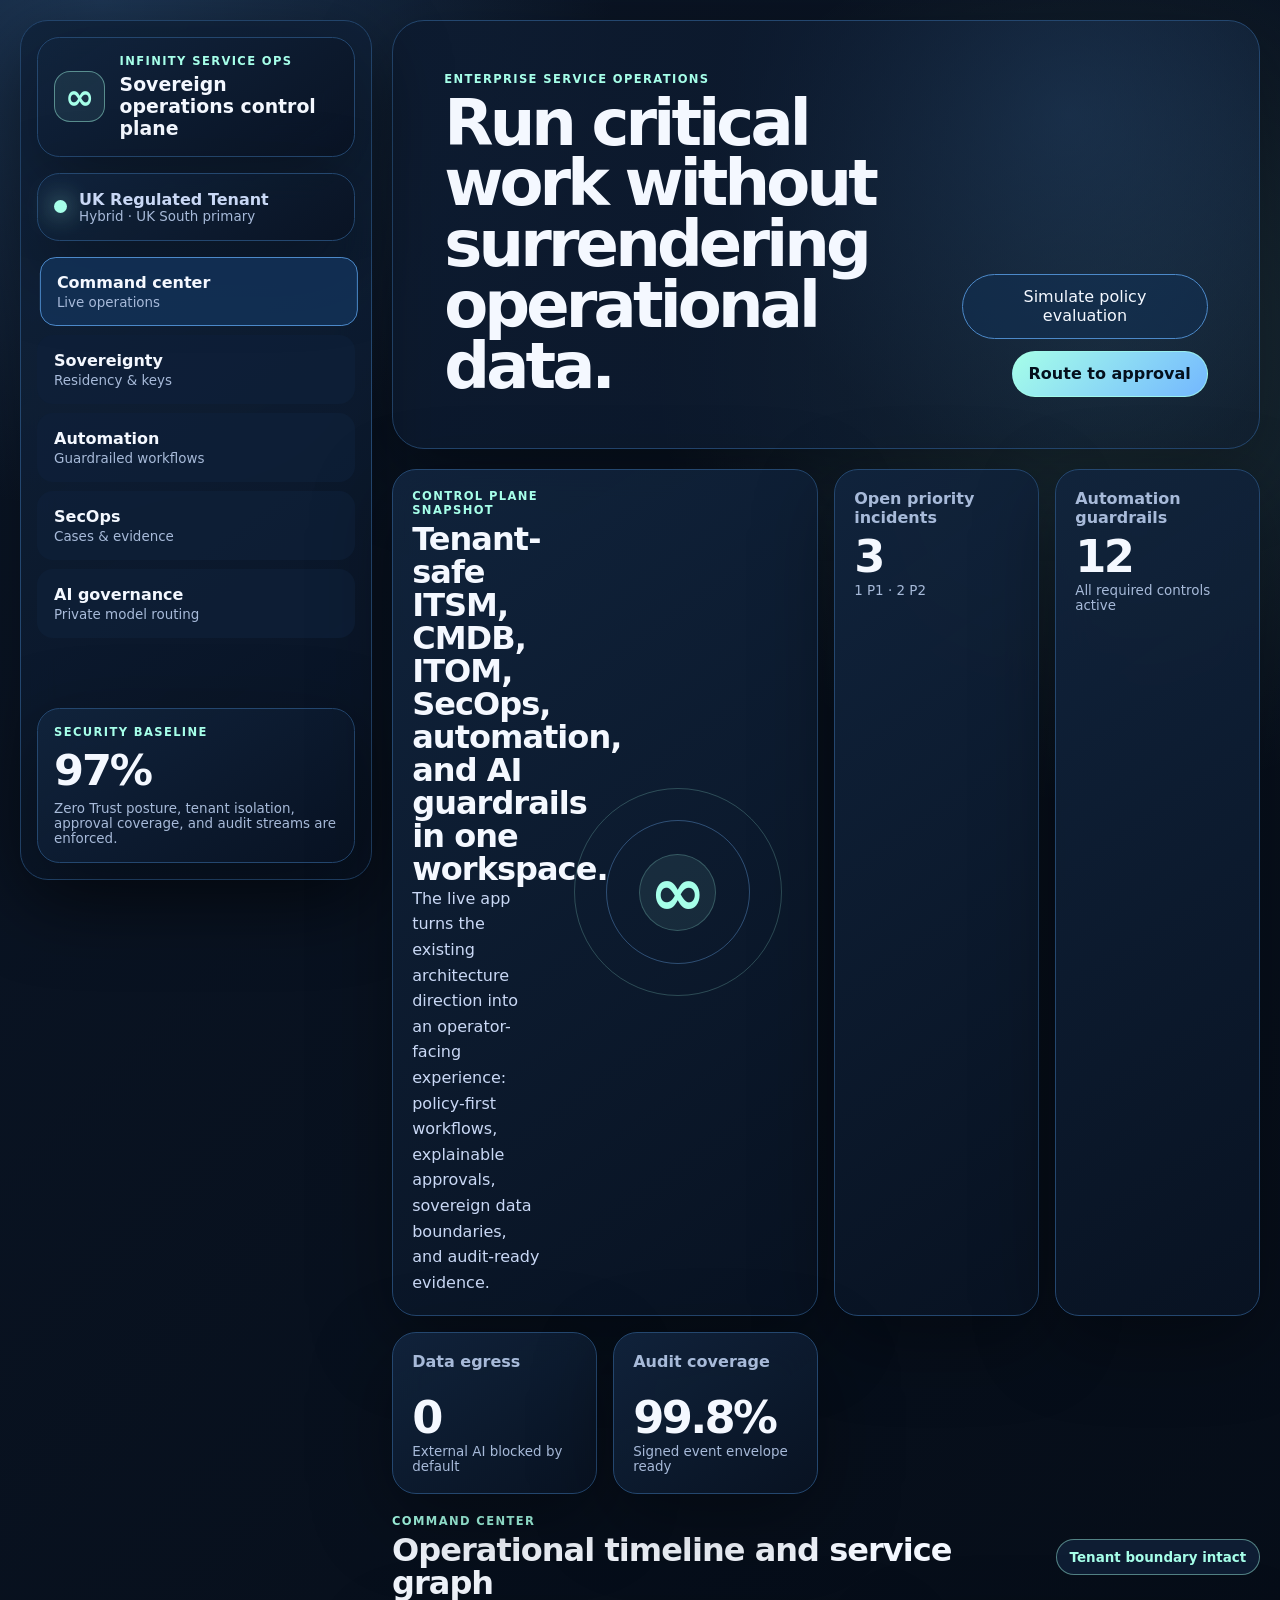
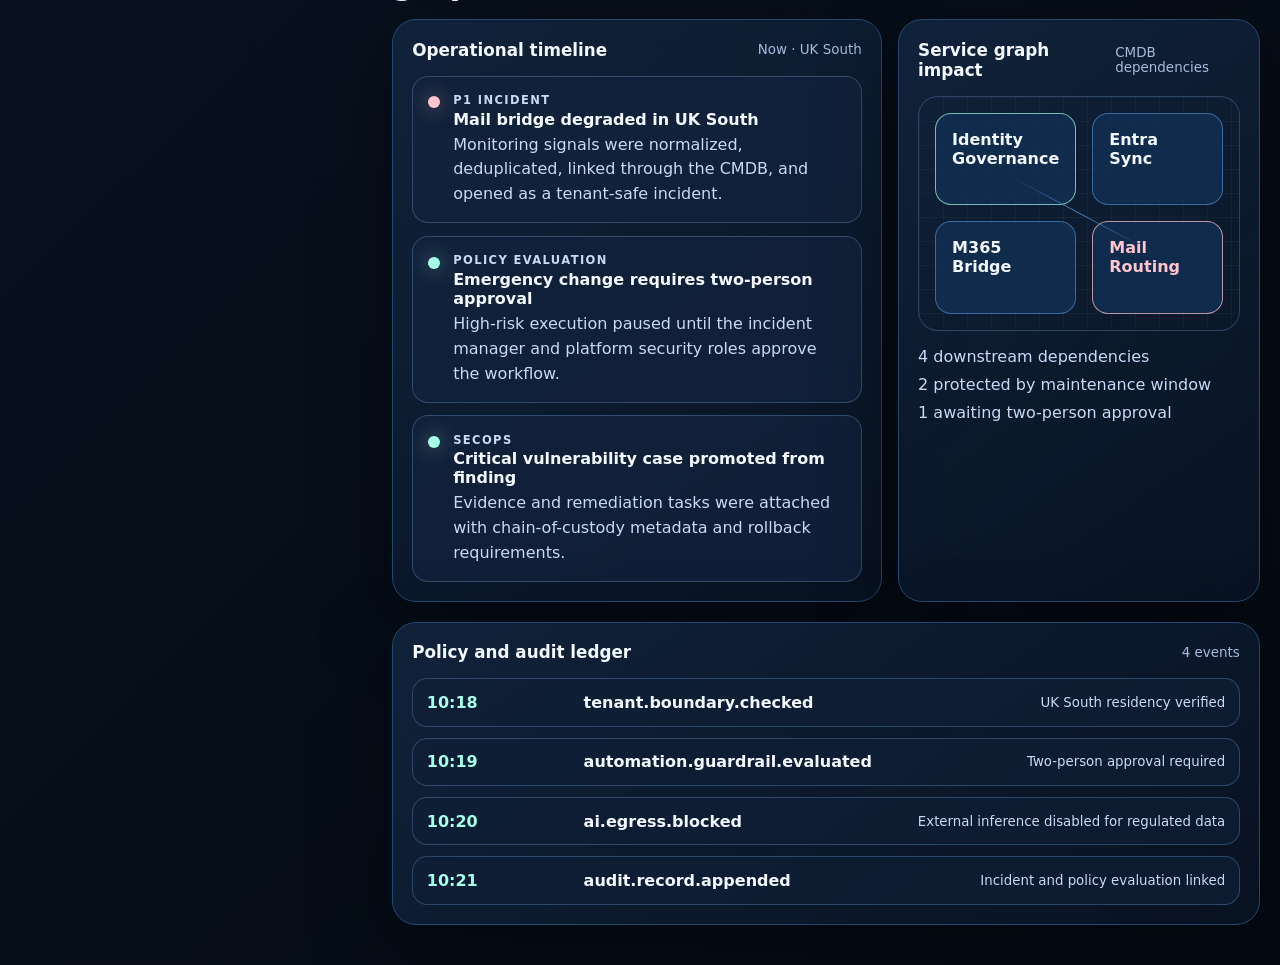
<file: apps/frontend/index.html>
<!doctype html>
<html lang="en">
  <head>
    <meta charset="utf-8" />
    <meta name="viewport" content="width=device-width, initial-scale=1" />
    <meta
      http-equiv="Content-Security-Policy"
      content="default-src 'self'; script-src 'self'; style-src 'self'; img-src 'self' data:; font-src 'self'; connect-src 'self'; object-src 'none'; base-uri 'none'; form-action 'none'"
    />
    <!-- Clickjacking protection (frame-ancestors / X-Frame-Options) must be set as an
         HTTP response header at the serving layer; it is ignored when set via <meta>. -->
    <meta name="referrer" content="no-referrer" />
    <title>Infinity Service Ops Control Plane</title>
    <link rel="stylesheet" href="styles.css" />
  </head>
  <body>
    <a class="skip-link" href="#main">Skip to content</a>
    <div class="app-shell">
      <aside class="sidebar" aria-label="Primary navigation">
        <div class="brand-card">
          <div class="brand-mark" aria-hidden="true">∞</div>
          <div>
            <p class="eyebrow">Infinity Service Ops</p>
            <h1>Sovereign operations control plane</h1>
          </div>
        </div>

        <div class="tenant-card">
          <span class="status-dot"></span>
          <div>
            <strong>UK Regulated Tenant</strong>
            <span>Hybrid · UK South primary</span>
          </div>
        </div>

        <nav class="nav-list" aria-label="Workspace sections">
          <button class="nav-item active" type="button" data-view="overview">
            <span>Command center</span>
            <small>Live operations</small>
          </button>
          <button class="nav-item" type="button" data-view="sovereignty">
            <span>Sovereignty</span>
            <small>Residency & keys</small>
          </button>
          <button class="nav-item" type="button" data-view="automation">
            <span>Automation</span>
            <small>Guardrailed workflows</small>
          </button>
          <button class="nav-item" type="button" data-view="secops">
            <span>SecOps</span>
            <small>Cases & evidence</small>
          </button>
          <button class="nav-item" type="button" data-view="ai">
            <span>AI governance</span>
            <small>Private model routing</small>
          </button>
        </nav>

        <div class="security-card">
          <p class="eyebrow">Security baseline</p>
          <div class="baseline-score">97%</div>
          <span>Zero Trust posture, tenant isolation, approval coverage, and audit streams are enforced.</span>
        </div>
      </aside>

      <main id="main" class="main">
        <header class="topbar">
          <div>
            <p class="eyebrow">Enterprise service operations</p>
            <h2>Run critical work without surrendering operational data.</h2>
          </div>
          <div class="topbar-actions" aria-label="Workspace actions">
            <button class="ghost-button" type="button" id="simulate-policy">Simulate policy evaluation</button>
            <button class="primary-button" type="button" id="route-approval">Route to approval</button>
          </div>
        </header>

        <section class="hero-grid" aria-label="Platform status summary">
          <article class="hero-card span-2">
            <div class="hero-copy">
              <p class="eyebrow">Control plane snapshot</p>
              <h3>Tenant-safe ITSM, CMDB, ITOM, SecOps, automation, and AI guardrails in one workspace.</h3>
              <p>
                The live app turns the existing architecture direction into an operator-facing experience:
                policy-first workflows, explainable approvals, sovereign data boundaries, and audit-ready evidence.
              </p>
            </div>
            <div class="orbit" aria-hidden="true">
              <span></span>
              <span></span>
              <span></span>
              <strong>∞</strong>
            </div>
          </article>

          <article class="metric-card">
            <span>Open priority incidents</span>
            <strong id="incident-count">3</strong>
            <small>1 P1 · 2 P2</small>
          </article>
          <article class="metric-card">
            <span>Automation guardrails</span>
            <strong>12</strong>
            <small>All required controls active</small>
          </article>
          <article class="metric-card">
            <span>Data egress</span>
            <strong>0</strong>
            <small>External AI blocked by default</small>
          </article>
          <article class="metric-card">
            <span>Audit coverage</span>
            <strong>99.8%</strong>
            <small>Signed event envelope ready</small>
          </article>
        </section>

        <section class="workspace-panel active" id="overview" aria-labelledby="overview-title">
          <div class="section-heading">
            <div>
              <p class="eyebrow">Command center</p>
              <h3 id="overview-title">Operational timeline and service graph</h3>
            </div>
            <span class="pill success">Tenant boundary intact</span>
          </div>

          <div class="content-grid">
            <article class="panel timeline-panel">
              <div class="panel-heading">
                <h4>Operational timeline</h4>
                <span>Now · UK South</span>
              </div>
              <div class="timeline" id="timeline"></div>
            </article>

            <article class="panel graph-panel">
              <div class="panel-heading">
                <h4>Service graph impact</h4>
                <span>CMDB dependencies</span>
              </div>
              <div class="service-map" aria-label="Service dependency map">
                <div class="node primary">Identity Governance</div>
                <div class="connector-line"></div>
                <div class="node">Entra Sync</div>
                <div class="node">M365 Bridge</div>
                <div class="node danger">Mail Routing</div>
              </div>
              <div class="impact-list">
                <span>4 downstream dependencies</span>
                <span>2 protected by maintenance window</span>
                <span>1 awaiting two-person approval</span>
              </div>
            </article>
          </div>
        </section>

        <section class="workspace-panel" id="sovereignty" aria-labelledby="sovereignty-title">
          <div class="section-heading">
            <div>
              <p class="eyebrow">Sovereignty</p>
              <h3 id="sovereignty-title">Residency, tenant isolation, and customer-managed key posture</h3>
            </div>
            <span class="pill success">Hybrid mode approved</span>
          </div>
          <div class="content-grid three">
            <article class="panel posture-card">
              <h4>Data boundary</h4>
              <strong>UK South</strong>
              <p>Operational records, evidence, audit events, and regulated workflow state remain inside the approved region.</p>
            </article>
            <article class="panel posture-card">
              <h4>Key management</h4>
              <strong>CMK required</strong>
              <p>Tenant bootstrap policy requires customer-managed encryption before production systems can attach.</p>
            </article>
            <article class="panel posture-card">
              <h4>Connector egress</h4>
              <strong>Allowlist only</strong>
              <p>Microsoft 365, Okta, GitHub, and Google Workspace flows declare capabilities before activation.</p>
            </article>
          </div>
        </section>

        <section class="workspace-panel" id="automation" aria-labelledby="automation-title">
          <div class="section-heading">
            <div>
              <p class="eyebrow">Automation library</p>
              <h3 id="automation-title">Enterprise-ready workflows with explicit approval gates</h3>
            </div>
            <span class="pill">3 templates ready</span>
          </div>
          <div class="automation-grid" id="automation-grid"></div>
        </section>

        <section class="workspace-panel" id="secops" aria-labelledby="secops-title">
          <div class="section-heading">
            <div>
              <p class="eyebrow">SecOps detail</p>
              <h3 id="secops-title">Cases, evidence, remediation, and chain-of-custody status</h3>
            </div>
            <span class="pill warning">1 critical case</span>
          </div>
          <div class="content-grid">
            <article class="panel">
              <div class="panel-heading">
                <h4>Security case queue</h4>
                <span>Evidence attached</span>
              </div>
              <div class="case-list" id="case-list"></div>
            </article>
            <article class="panel evidence-panel">
              <h4>Evidence controls</h4>
              <ul>
                <li>Chain-of-custody metadata attached automatically.</li>
                <li>Remediation tasks require rollback runbooks.</li>
                <li>Maintenance windows are enforced for production systems.</li>
                <li>Audit trail follows the incident, case, change, and workflow execution.</li>
              </ul>
            </article>
          </div>
        </section>

        <section class="workspace-panel" id="ai" aria-labelledby="ai-title">
          <div class="section-heading">
            <div>
              <p class="eyebrow">AI governance</p>
              <h3 id="ai-title">Approval-aware assistance with private routing and redaction controls</h3>
            </div>
            <span class="pill success">External training disabled</span>
          </div>
          <div class="ai-console panel">
            <div>
              <h4>Incident triage copilot</h4>
              <p>
                Metadata-only triage can run on internal providers. Regulated prompts are redacted and require human approval
                before execution.
              </p>
            </div>
            <div class="policy-stack">
              <span>Local/private model preferred</span>
              <span>Human approval for regulated actions</span>
              <span>Prompt redaction before execution</span>
              <span>No external model training</span>
            </div>
          </div>
        </section>

        <section class="audit-strip panel" aria-label="Audit activity">
          <div class="panel-heading">
            <h4>Policy and audit ledger</h4>
            <span id="ledger-count">4 events</span>
          </div>
          <div class="ledger" id="ledger"></div>
        </section>
      </main>
    </div>

    <script src="app.js"></script>
  </body>
</html>
</file>
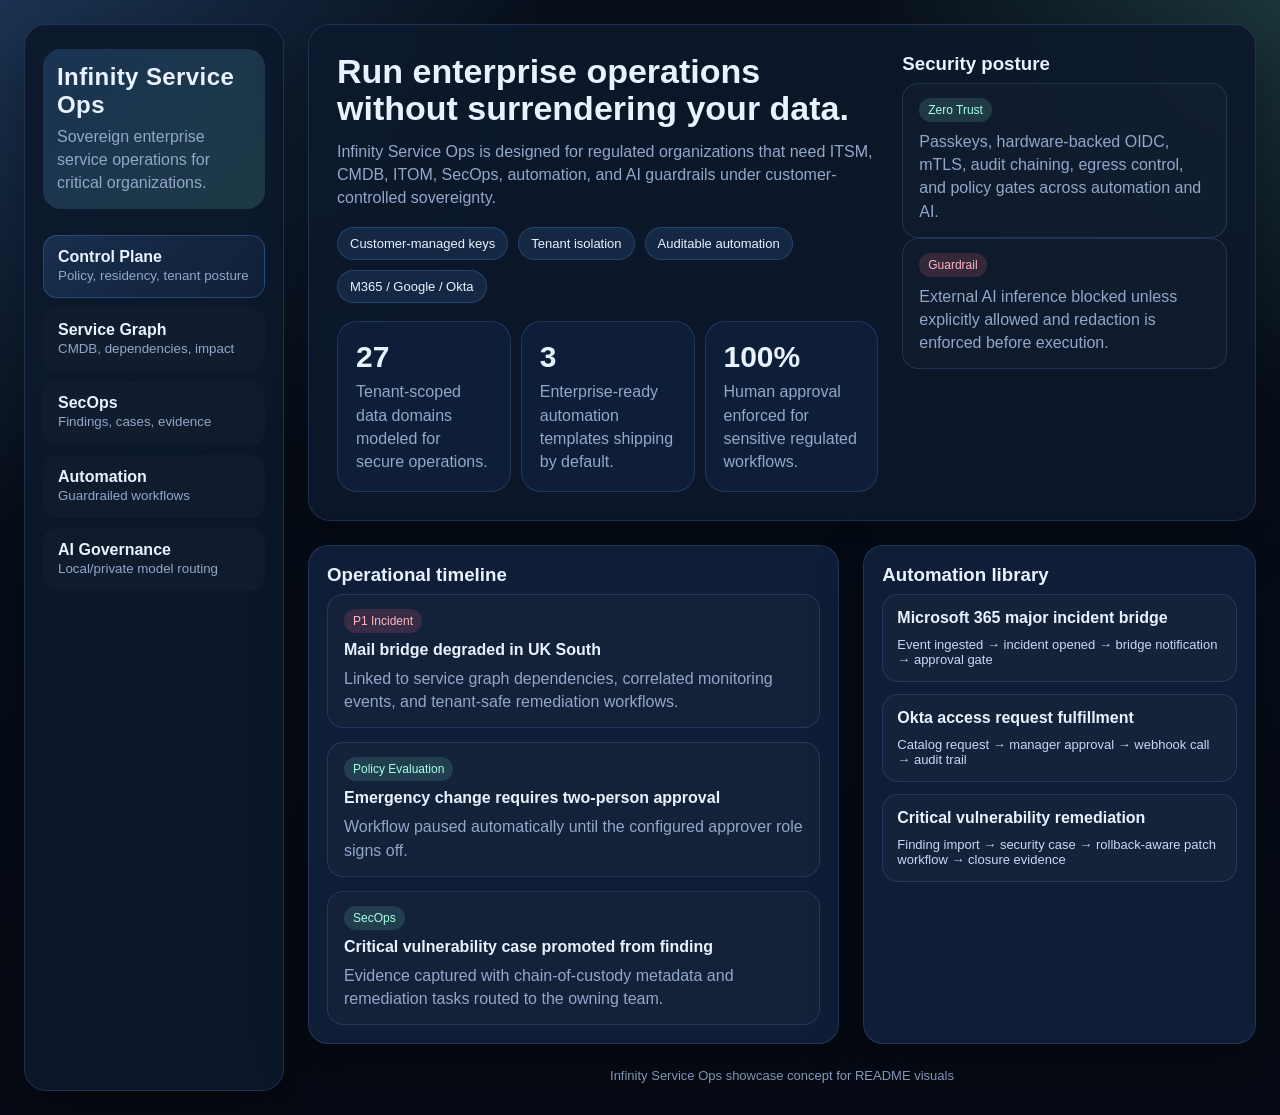
<file: docs/showcase/index.html>
<!DOCTYPE html>
<html lang="en">
<head>
  <meta charset="utf-8">
  <meta name="viewport" content="width=device-width, initial-scale=1">
  <title>Infinity Service Ops Showcase</title>
  <style>
    :root {
      --bg: #07111f;
      --panel: rgba(13, 25, 44, 0.9);
      --panel-2: rgba(17, 32, 58, 0.92);
      --text: #eaf2ff;
      --muted: #93a7c9;
      --accent: #58a6ff;
      --accent-2: #7df9d6;
      --danger: #ff6b81;
      --border: rgba(122, 162, 247, 0.18);
      --shadow: 0 20px 50px rgba(0, 0, 0, 0.35);
    }

    * { box-sizing: border-box; }
    body {
      margin: 0;
      font-family: Inter, Segoe UI, Arial, sans-serif;
      color: var(--text);
      background:
        radial-gradient(circle at top left, rgba(88, 166, 255, 0.24), transparent 32%),
        radial-gradient(circle at top right, rgba(125, 249, 214, 0.16), transparent 24%),
        linear-gradient(180deg, #08101c 0%, #050a14 100%);
    }

    .app {
      min-height: 100vh;
      padding: 24px;
      display: grid;
      grid-template-columns: 260px 1fr;
      gap: 24px;
    }

    .sidebar, .panel {
      background: var(--panel);
      border: 1px solid var(--border);
      border-radius: 22px;
      box-shadow: var(--shadow);
      backdrop-filter: blur(18px);
    }

    .sidebar {
      padding: 24px 18px;
      display: flex;
      flex-direction: column;
      gap: 16px;
    }

    .brand {
      padding: 14px;
      background: linear-gradient(135deg, rgba(88, 166, 255, 0.18), rgba(125, 249, 214, 0.15));
      border-radius: 18px;
    }

    .brand h1 {
      margin: 0 0 6px;
      font-size: 24px;
      letter-spacing: 0.4px;
    }

    .brand p, .nav small, .card p, .muted {
      margin: 0;
      color: var(--muted);
      line-height: 1.45;
    }

    .nav {
      display: grid;
      gap: 10px;
      margin-top: 10px;
    }

    .nav-item {
      padding: 12px 14px;
      border-radius: 14px;
      border: 1px solid transparent;
      background: rgba(255, 255, 255, 0.02);
    }

    .nav-item.active {
      border-color: rgba(88, 166, 255, 0.28);
      background: linear-gradient(135deg, rgba(88, 166, 255, 0.16), rgba(88, 166, 255, 0.06));
    }

    .workspace {
      display: grid;
      gap: 24px;
    }

    .hero {
      padding: 28px;
      display: grid;
      grid-template-columns: 1.25fr 0.75fr;
      gap: 24px;
    }

    .hero h2 {
      margin: 0 0 12px;
      font-size: 34px;
      line-height: 1.1;
    }

    .pill-row, .stats {
      display: flex;
      flex-wrap: wrap;
      gap: 10px;
      margin-top: 18px;
    }

    .pill {
      padding: 8px 12px;
      border-radius: 999px;
      background: rgba(88, 166, 255, 0.12);
      border: 1px solid rgba(88, 166, 255, 0.22);
      font-size: 13px;
    }

    .stats .card, .grid .card {
      background: var(--panel-2);
      border: 1px solid var(--border);
      border-radius: 20px;
      padding: 18px;
    }

    .stats .card {
      min-width: 170px;
      flex: 1;
    }

    .card h3, .card h4 {
      margin: 0 0 8px;
    }

    .big {
      font-size: 30px;
      font-weight: 700;
      margin: 0 0 6px;
    }

    .grid {
      display: grid;
      grid-template-columns: 1.15fr 0.85fr;
      gap: 24px;
    }

    .timeline {
      display: grid;
      gap: 14px;
    }

    .event {
      padding: 14px 16px;
      border-radius: 16px;
      background: rgba(255, 255, 255, 0.02);
      border: 1px solid var(--border);
    }

    .severity {
      display: inline-block;
      padding: 5px 9px;
      border-radius: 999px;
      font-size: 12px;
      margin-bottom: 8px;
    }

    .severity.critical { background: rgba(255, 107, 129, 0.16); color: #ffb7c2; }
    .severity.secure { background: rgba(125, 249, 214, 0.14); color: #a6ffe9; }

    .automation-list {
      display: grid;
      gap: 12px;
    }

    .automation {
      padding: 14px;
      border-radius: 16px;
      background: rgba(255, 255, 255, 0.025);
      border: 1px solid var(--border);
    }

    .flow {
      margin-top: 10px;
      color: #c7d7f6;
      font-size: 13px;
    }

    .footer-note {
      text-align: center;
      color: var(--muted);
      font-size: 13px;
      padding-bottom: 8px;
    }
  </style>
</head>
<body>
  <div class="app">
    <aside class="sidebar">
      <div class="brand">
        <h1>Infinity Service Ops</h1>
        <p>Sovereign enterprise service operations for critical organizations.</p>
      </div>
      <div class="nav">
        <div class="nav-item active"><strong>Control Plane</strong><br><small>Policy, residency, tenant posture</small></div>
        <div class="nav-item"><strong>Service Graph</strong><br><small>CMDB, dependencies, impact</small></div>
        <div class="nav-item"><strong>SecOps</strong><br><small>Findings, cases, evidence</small></div>
        <div class="nav-item"><strong>Automation</strong><br><small>Guardrailed workflows</small></div>
        <div class="nav-item"><strong>AI Governance</strong><br><small>Local/private model routing</small></div>
      </div>
    </aside>

    <main class="workspace">
      <section class="panel hero">
        <div>
          <h2>Run enterprise operations without surrendering your data.</h2>
          <p class="muted">Infinity Service Ops is designed for regulated organizations that need ITSM, CMDB, ITOM, SecOps, automation, and AI guardrails under customer-controlled sovereignty.</p>
          <div class="pill-row">
            <span class="pill">Customer-managed keys</span>
            <span class="pill">Tenant isolation</span>
            <span class="pill">Auditable automation</span>
            <span class="pill">M365 / Google / Okta</span>
          </div>
          <div class="stats">
            <div class="card">
              <div class="big">27</div>
              <p>Tenant-scoped data domains modeled for secure operations.</p>
            </div>
            <div class="card">
              <div class="big">3</div>
              <p>Enterprise-ready automation templates shipping by default.</p>
            </div>
            <div class="card">
              <div class="big">100%</div>
              <p>Human approval enforced for sensitive regulated workflows.</p>
            </div>
          </div>
        </div>
        <div class="card">
          <h3>Security posture</h3>
          <div class="event">
            <span class="severity secure">Zero Trust</span>
            <p>Passkeys, hardware-backed OIDC, mTLS, audit chaining, egress control, and policy gates across automation and AI.</p>
          </div>
          <div class="event">
            <span class="severity critical">Guardrail</span>
            <p>External AI inference blocked unless explicitly allowed and redaction is enforced before execution.</p>
          </div>
        </div>
      </section>

      <section class="grid">
        <div class="panel card">
          <h3>Operational timeline</h3>
          <div class="timeline">
            <div class="event">
              <span class="severity critical">P1 Incident</span>
              <h4>Mail bridge degraded in UK South</h4>
              <p>Linked to service graph dependencies, correlated monitoring events, and tenant-safe remediation workflows.</p>
            </div>
            <div class="event">
              <span class="severity secure">Policy Evaluation</span>
              <h4>Emergency change requires two-person approval</h4>
              <p>Workflow paused automatically until the configured approver role signs off.</p>
            </div>
            <div class="event">
              <span class="severity secure">SecOps</span>
              <h4>Critical vulnerability case promoted from finding</h4>
              <p>Evidence captured with chain-of-custody metadata and remediation tasks routed to the owning team.</p>
            </div>
          </div>
        </div>

        <div class="panel card">
          <h3>Automation library</h3>
          <div class="automation-list">
            <div class="automation">
              <strong>Microsoft 365 major incident bridge</strong>
              <div class="flow">Event ingested → incident opened → bridge notification → approval gate</div>
            </div>
            <div class="automation">
              <strong>Okta access request fulfillment</strong>
              <div class="flow">Catalog request → manager approval → webhook call → audit trail</div>
            </div>
            <div class="automation">
              <strong>Critical vulnerability remediation</strong>
              <div class="flow">Finding import → security case → rollback-aware patch workflow → closure evidence</div>
            </div>
          </div>
        </div>
      </section>

      <div class="footer-note">Infinity Service Ops showcase concept for README visuals</div>
    </main>
  </div>
</body>
</html>
</file>
<file: apps/frontend/styles.css>
:root {
  color-scheme: dark;
  --bg: #040a13;
  --bg-2: #0b1627;
  --panel: rgba(13, 27, 48, 0.82);
  --panel-strong: #12233d;
  --panel-soft: rgba(19, 40, 71, 0.72);
  --stroke: #24476f;
  --stroke-strong: #4c89c9;
  --text: #f4f8ff;
  --muted: #a7bad9;
  --muted-2: #c9d8f5;
  --cyan: #a6ffe9;
  --blue: #73b7ff;
  --danger: #ffc4ce;
  --warning: #ffd38a;
  --shadow: 0 24px 80px rgba(0, 0, 0, 0.36);
}

* {
  box-sizing: border-box;
}

html {
  min-height: 100%;
  background: var(--bg);
}

body {
  min-height: 100vh;
  margin: 0;
  font-family:
    "Segoe UI",
    system-ui,
    -apple-system,
    BlinkMacSystemFont,
    sans-serif;
  color: var(--text);
  background:
    radial-gradient(circle at 8% 0%, rgba(76, 137, 201, 0.28), transparent 32rem),
    radial-gradient(circle at 86% 14%, rgba(166, 255, 233, 0.14), transparent 28rem),
    linear-gradient(135deg, var(--bg-2), var(--bg));
}

button {
  font: inherit;
}

.skip-link {
  position: fixed;
  top: 1rem;
  left: 1rem;
  z-index: 20;
  transform: translateY(-150%);
  padding: 0.7rem 1rem;
  border-radius: 999px;
  color: #04101d;
  background: var(--cyan);
  transition: transform 160ms ease;
}

.skip-link:focus {
  transform: translateY(0);
}

.app-shell {
  display: grid;
  grid-template-columns: 22rem minmax(0, 1fr);
  gap: 1.25rem;
  min-height: 100vh;
  padding: 1.25rem;
}

.sidebar,
.panel,
.metric-card,
.hero-card,
.brand-card,
.tenant-card,
.security-card {
  border: 1px solid var(--stroke);
  background: linear-gradient(145deg, rgba(17, 36, 61, 0.94), rgba(9, 19, 35, 0.9));
  box-shadow: var(--shadow);
  backdrop-filter: blur(18px);
}

.sidebar {
  position: sticky;
  top: 1.25rem;
  display: flex;
  flex-direction: column;
  gap: 1rem;
  height: calc(100vh - 2.5rem);
  padding: 1rem;
  border-radius: 1.75rem;
}

.brand-card,
.tenant-card,
.security-card {
  border-radius: 1.4rem;
  padding: 1rem;
}

.brand-card {
  display: grid;
  grid-template-columns: 3.2rem 1fr;
  gap: 0.9rem;
  align-items: center;
}

.brand-mark {
  display: grid;
  place-items: center;
  width: 3.2rem;
  height: 3.2rem;
  border: 1px solid rgba(166, 255, 233, 0.45);
  border-radius: 1rem;
  color: var(--cyan);
  background: rgba(166, 255, 233, 0.08);
  font-size: 2.2rem;
  font-weight: 800;
}

.eyebrow {
  margin: 0 0 0.4rem;
  color: var(--cyan);
  font-size: 0.72rem;
  font-weight: 800;
  letter-spacing: 0.12em;
  text-transform: uppercase;
}

h1,
h2,
h3,
h4,
p {
  margin-top: 0;
}

h1 {
  margin-bottom: 0;
  font-size: 1.18rem;
  line-height: 1.15;
}

h2 {
  max-width: 58rem;
  margin-bottom: 0;
  font-size: clamp(2rem, 5vw, 4.9rem);
  line-height: 0.95;
  letter-spacing: -0.06em;
}

h3 {
  margin-bottom: 0;
  font-size: clamp(1.55rem, 2.5vw, 2.4rem);
  line-height: 1.03;
  letter-spacing: -0.03em;
}

h4 {
  margin-bottom: 0;
  font-size: 1.05rem;
}

.tenant-card {
  display: flex;
  gap: 0.75rem;
  align-items: center;
  color: var(--muted-2);
}

.tenant-card span:last-child,
.security-card span,
.nav-item small,
.panel-heading span,
.metric-card small {
  display: block;
  color: var(--muted);
  font-size: 0.84rem;
}

.status-dot {
  width: 0.82rem;
  height: 0.82rem;
  border-radius: 999px;
  background: var(--cyan);
  box-shadow: 0 0 24px rgba(166, 255, 233, 0.9);
}

.nav-list {
  display: grid;
  gap: 0.55rem;
}

.nav-item {
  width: 100%;
  padding: 0.95rem 1rem;
  border: 1px solid transparent;
  border-radius: 1rem;
  color: var(--text);
  text-align: left;
  background: rgba(15, 33, 58, 0.72);
  cursor: pointer;
  transition:
    border-color 180ms ease,
    background 180ms ease,
    transform 180ms ease;
}

.nav-item:hover,
.nav-item:focus-visible,
.nav-item.active {
  border-color: var(--stroke-strong);
  background: rgba(19, 48, 85, 0.92);
  transform: translateX(0.18rem);
}

.nav-item span {
  display: block;
  margin-bottom: 0.18rem;
  font-weight: 800;
}

.security-card {
  margin-top: auto;
}

.baseline-score {
  margin-bottom: 0.35rem;
  color: var(--text);
  font-size: 2.7rem;
  font-weight: 900;
  letter-spacing: -0.05em;
}

.main {
  display: grid;
  gap: 1.25rem;
}

.topbar {
  display: flex;
  gap: 1rem;
  align-items: end;
  justify-content: space-between;
  min-height: 22rem;
  padding: clamp(1.5rem, 4vw, 3.2rem);
  border: 1px solid var(--stroke);
  border-radius: 2rem;
  background:
    linear-gradient(110deg, rgba(13, 27, 48, 0.95), rgba(13, 27, 48, 0.46)),
    radial-gradient(circle at 78% 22%, rgba(76, 137, 201, 0.42), transparent 22rem);
  box-shadow: var(--shadow);
}

.topbar-actions {
  display: flex;
  flex-wrap: wrap;
  gap: 0.75rem;
  justify-content: flex-end;
}

.primary-button,
.ghost-button {
  min-height: 2.8rem;
  padding: 0.78rem 1rem;
  border-radius: 999px;
  cursor: pointer;
}

.primary-button {
  border: 1px solid rgba(166, 255, 233, 0.7);
  color: #04101d;
  background: linear-gradient(135deg, #a6ffe9, #73b7ff);
  font-weight: 900;
}

.ghost-button {
  border: 1px solid var(--stroke-strong);
  color: var(--text);
  background: rgba(18, 48, 85, 0.55);
}

.hero-grid,
.content-grid,
.automation-grid {
  display: grid;
  grid-template-columns: repeat(4, minmax(0, 1fr));
  gap: 1rem;
}

.hero-card,
.metric-card,
.panel {
  border-radius: 1.5rem;
  padding: 1.2rem;
}

.hero-card {
  display: grid;
  grid-template-columns: minmax(0, 1fr) 15rem;
  gap: 1rem;
  min-height: 16rem;
  overflow: hidden;
}

.span-2 {
  grid-column: span 2;
}

.hero-copy p:last-child {
  max-width: 42rem;
  margin-bottom: 0;
  color: var(--muted-2);
  line-height: 1.6;
}

.orbit {
  position: relative;
  display: grid;
  place-items: center;
  min-height: 12rem;
}

.orbit span {
  position: absolute;
  border: 1px solid rgba(166, 255, 233, 0.22);
  border-radius: 999px;
}

.orbit span:nth-child(1) {
  width: 13rem;
  height: 13rem;
}

.orbit span:nth-child(2) {
  width: 9rem;
  height: 9rem;
  border-color: rgba(115, 183, 255, 0.34);
}

.orbit span:nth-child(3) {
  width: 4.8rem;
  height: 4.8rem;
  background: rgba(166, 255, 233, 0.08);
}

.orbit strong {
  color: var(--cyan);
  font-size: 4.2rem;
}

.metric-card {
  min-height: 10rem;
}

.metric-card span {
  display: block;
  min-height: 2.25rem;
  color: var(--muted);
  font-weight: 700;
}

.metric-card strong {
  display: block;
  margin: 0.5rem 0 0.2rem;
  font-size: 2.8rem;
  line-height: 1;
  letter-spacing: -0.06em;
}

.workspace-panel {
  display: none;
  gap: 1rem;
}

.workspace-panel.active {
  display: grid;
}

.section-heading,
.panel-heading {
  display: flex;
  gap: 1rem;
  align-items: center;
  justify-content: space-between;
}

.section-heading {
  margin-bottom: 0.2rem;
}

.pill {
  display: inline-flex;
  align-items: center;
  justify-content: center;
  min-height: 2.2rem;
  padding: 0.45rem 0.8rem;
  border: 1px solid var(--stroke);
  border-radius: 999px;
  color: var(--muted-2);
  background: rgba(18, 35, 61, 0.75);
  font-size: 0.84rem;
  font-weight: 800;
  white-space: nowrap;
}

.pill.success {
  border-color: rgba(166, 255, 233, 0.45);
  color: var(--cyan);
}

.pill.warning {
  border-color: rgba(255, 196, 206, 0.55);
  color: var(--danger);
}

.content-grid {
  grid-template-columns: minmax(0, 1.15fr) minmax(22rem, 0.85fr);
}

.content-grid.three {
  grid-template-columns: repeat(3, minmax(0, 1fr));
}

.timeline {
  display: grid;
  gap: 0.8rem;
  margin-top: 1rem;
}

.timeline-item {
  display: grid;
  grid-template-columns: auto 1fr;
  gap: 0.8rem;
  padding: 0.95rem;
  border: 1px solid rgba(61, 88, 125, 0.75);
  border-radius: 1rem;
  background: rgba(19, 35, 60, 0.82);
}

.timeline-marker {
  width: 0.75rem;
  height: 0.75rem;
  margin-top: 0.28rem;
  border-radius: 999px;
  background: var(--cyan);
  box-shadow: 0 0 20px rgba(166, 255, 233, 0.55);
}

.timeline-item.danger .timeline-marker {
  background: var(--danger);
  box-shadow: 0 0 20px rgba(255, 196, 206, 0.55);
}

.timeline-item strong,
.case-item strong,
.automation-card strong {
  display: block;
  margin-bottom: 0.25rem;
}

.timeline-item p,
.posture-card p,
.ai-console p {
  margin-bottom: 0;
  color: var(--muted-2);
  line-height: 1.55;
}

.service-map {
  position: relative;
  display: grid;
  grid-template-columns: 1fr 1fr;
  gap: 1rem;
  margin-top: 1rem;
  padding: 1rem;
  border: 1px solid rgba(61, 88, 125, 0.65);
  border-radius: 1.25rem;
  background:
    linear-gradient(rgba(255, 255, 255, 0.035) 1px, transparent 1px),
    linear-gradient(90deg, rgba(255, 255, 255, 0.035) 1px, transparent 1px);
  background-size: 24px 24px;
}

.node {
  min-height: 5.8rem;
  padding: 1rem;
  border: 1px solid rgba(76, 137, 201, 0.68);
  border-radius: 1rem;
  background: rgba(19, 48, 85, 0.78);
  font-weight: 900;
}

.node.primary {
  border-color: rgba(166, 255, 233, 0.68);
}

.node.danger {
  border-color: rgba(255, 196, 206, 0.7);
  color: var(--danger);
}

.connector-line {
  position: absolute;
  inset: 50% auto auto 50%;
  width: 45%;
  height: 1px;
  background: linear-gradient(90deg, transparent, var(--stroke-strong), transparent);
  transform: translate(-50%, -50%) rotate(28deg);
}

.impact-list,
.policy-stack {
  display: grid;
  gap: 0.55rem;
  margin-top: 1rem;
}

.impact-list span,
.policy-stack span,
.evidence-panel li {
  color: var(--muted-2);
}

.posture-card strong {
  display: block;
  margin: 0.8rem 0;
  color: var(--cyan);
  font-size: 2rem;
  line-height: 1;
  letter-spacing: -0.04em;
}

.automation-grid {
  grid-template-columns: repeat(3, minmax(0, 1fr));
}

.automation-card {
  position: relative;
  overflow: hidden;
}

.automation-card::after {
  content: "";
  position: absolute;
  inset: auto -20% -45% auto;
  width: 12rem;
  height: 12rem;
  border-radius: 999px;
  background: rgba(115, 183, 255, 0.14);
}

.automation-card p,
.case-item p {
  color: var(--muted);
  line-height: 1.5;
}

.guardrails {
  display: flex;
  flex-wrap: wrap;
  gap: 0.45rem;
  margin-top: 1rem;
}

.guardrails span {
  padding: 0.35rem 0.55rem;
  border: 1px solid rgba(166, 255, 233, 0.32);
  border-radius: 999px;
  color: var(--cyan);
  background: rgba(166, 255, 233, 0.06);
  font-size: 0.76rem;
  font-weight: 800;
}

.case-list,
.ledger {
  display: grid;
  gap: 0.7rem;
  margin-top: 1rem;
}

.case-item,
.ledger-item {
  padding: 0.85rem;
  border: 1px solid rgba(61, 88, 125, 0.7);
  border-radius: 0.95rem;
  background: rgba(16, 31, 54, 0.72);
}

.case-item p {
  margin-bottom: 0;
}

.evidence-panel ul {
  margin: 1rem 0 0;
  padding-left: 1.2rem;
}

.evidence-panel li + li {
  margin-top: 0.75rem;
}

.ai-console {
  display: grid;
  grid-template-columns: minmax(0, 1fr) minmax(20rem, 0.7fr);
  gap: 1rem;
}

.policy-stack span {
  padding: 0.85rem;
  border: 1px solid rgba(76, 137, 201, 0.55);
  border-radius: 0.85rem;
  background: rgba(18, 48, 85, 0.55);
  font-weight: 800;
}

.audit-strip {
  margin-bottom: 1.25rem;
}

.ledger-item {
  display: grid;
  grid-template-columns: 9rem minmax(0, 1fr) auto;
  gap: 0.8rem;
  align-items: center;
  color: var(--muted-2);
}

.ledger-item strong {
  color: var(--text);
}

.ledger-item span:first-child {
  color: var(--cyan);
  font-weight: 900;
}

@media (max-width: 1180px) {
  .app-shell {
    grid-template-columns: 1fr;
  }

  .sidebar {
    position: static;
    height: auto;
  }

  .nav-list {
    grid-template-columns: repeat(2, minmax(0, 1fr));
  }

  .hero-grid,
  .hero-card,
  .content-grid,
  .content-grid.three,
  .automation-grid,
  .ai-console {
    grid-template-columns: 1fr;
  }

  .span-2 {
    grid-column: auto;
  }
}

@media (max-width: 720px) {
  .app-shell {
    padding: 0.75rem;
  }

  .topbar,
  .section-heading,
  .panel-heading {
    align-items: stretch;
    flex-direction: column;
  }

  .nav-list {
    grid-template-columns: 1fr;
  }

  .ledger-item {
    grid-template-columns: 1fr;
  }
}
</file>
